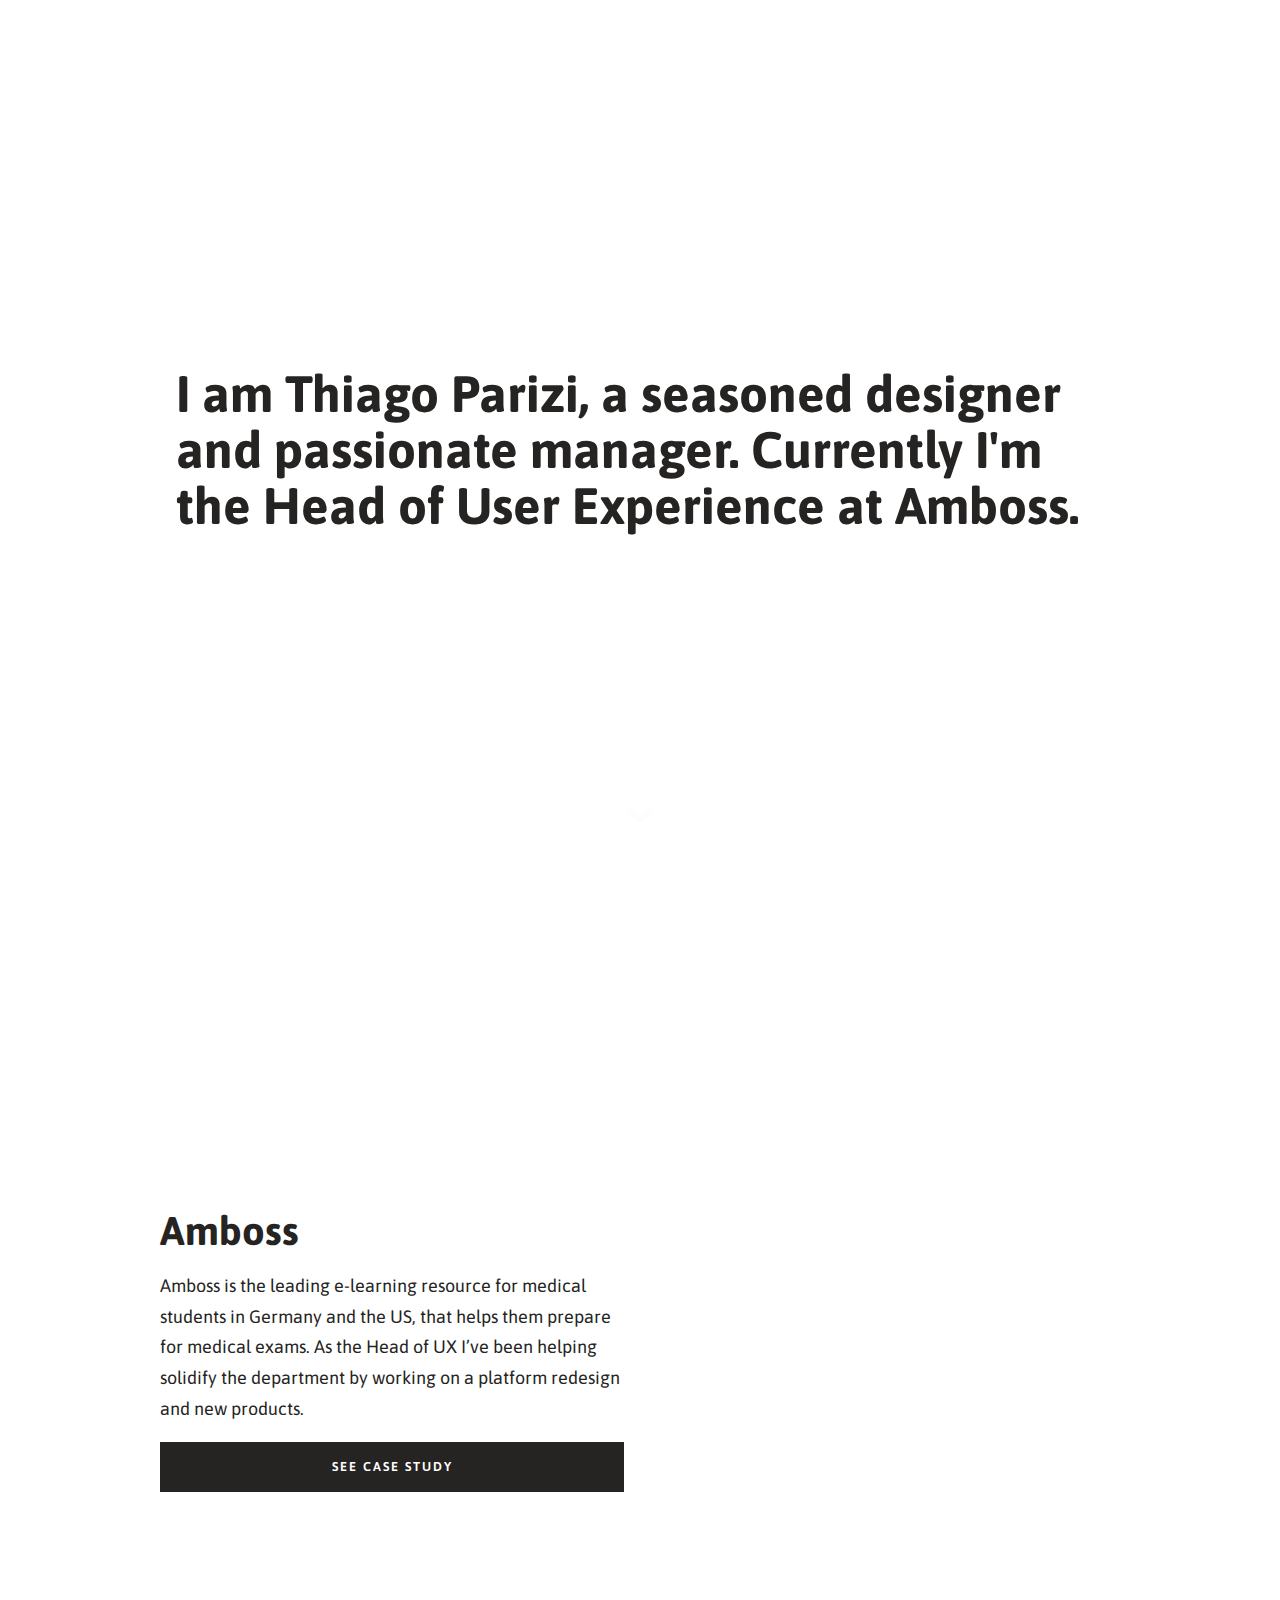
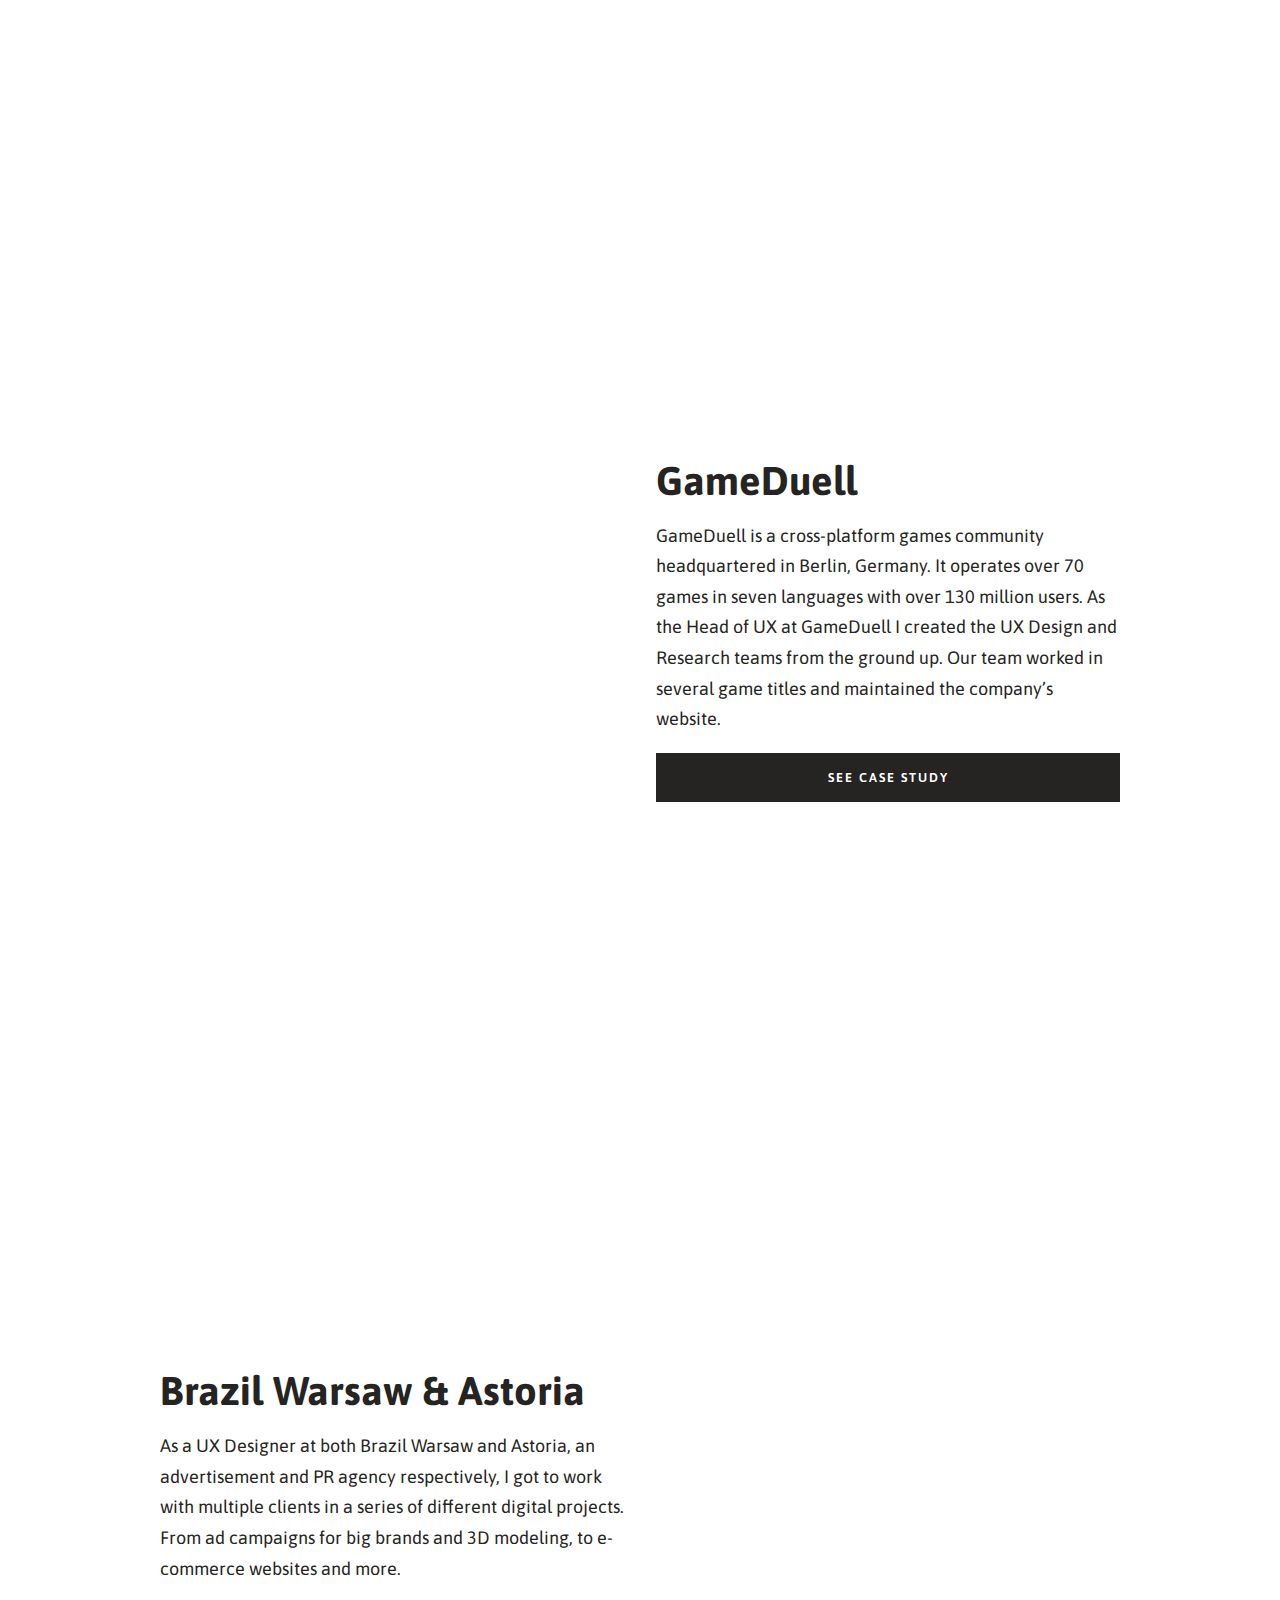
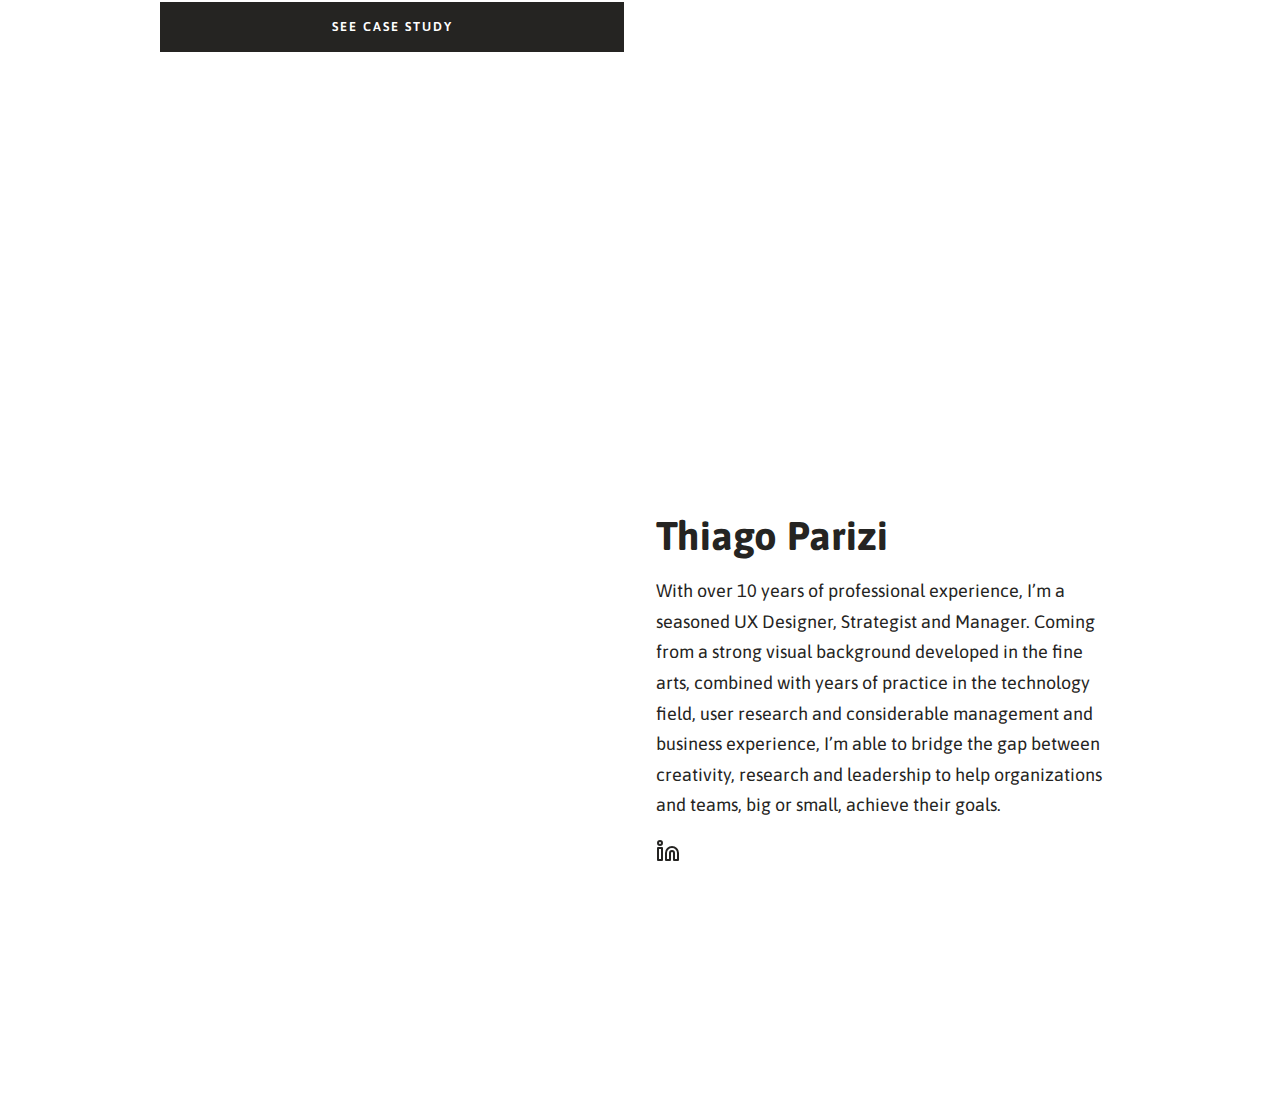
<file: index.html>
<!DOCTYPE html>
<html lang="en">
  <head>
    <meta charset="UTF-8">
    <title>Thiago Parizi - Portofolio</title>
    <meta name="description" content="My template">
    <meta http-equiv="X-UA-Compatible" content="IE=edge">
    <link rel="icon" type="image/x-icon" href="images/favicon.png">
    <meta name="robots" content="index, follow">
    <meta name="viewport" content="width=device-width, initial-scale=1, user-scalable=no">
    <meta name="apple-mobile-web-app-capable" content="yes"/>
    <meta name="apple-mobile-web-app-status-bar-style" content="black"/>
    <meta name="author" content="">
    <!-- <link rel="stylesheet" href="https://cdnjs.cloudflare.com/ajax/libs/animate.css/3.7.2/animate.min.css"> -->
    <link rel="stylesheet" href="css/style.css">
  </head>
  <body>
    <header class="banner full">
      <h1 class="animate-header">I am Thiago Parizi, a seasoned designer and passionate manager. Currently I'm the Head of User Experience at Amboss.</h1>
      <a href="#article-01">
        <svg xmlns="http://www.w3.org/2000/svg" width="24" height="24" viewBox="0 0 24 24" fill="none" stroke="currentColor" stroke-width="2" stroke-linecap="round" stroke-linejoin="round" class="feather feather-chevron-down bounce"><polyline points="6 9 12 15 18 9"></polyline></svg>
        <!-- <i class="fas fa-chevron-down"></i> -->
      </a>
    </header>
    <main>
      <span id="article-01"></span>
      <article class="grid">
        <div class="img img-big col post-url-01"></div>
        <div class="col-invert col">
          <div class="right content-wrap">
            <h2>Amboss</h2>
            <p class="headline">Amboss is the leading e-learning resource for medical students in Germany and the US, that helps them prepare for medical exams. As the Head of UX I’ve been helping solidify the department by working on a platform redesign and new products.</p>
            <a href="article.html" class="primary-button">
              <div class="slide"></div>
              <p>See case study</p>
            </a>
          </div>
        </div>
      </article>
      <span id="article-02"></span>
      <article class="grid">
        <div class="img img-big col post-url-02"></div>
        <div class="col">
          <div class="content-wrap">
            <h2>GameDuell</h2>
            <p class="headline">GameDuell is a cross-platform games community headquartered in Berlin, Germany. It operates over 70 games in seven languages with over 130 million users. As the Head of UX at GameDuell I created the UX Design and Research teams from the ground up. Our team worked in several game titles and maintained the company’s website.</p>
            <a href="grand-gin-rummy-2.html" class="primary-button">
              <div class="slide"></div>
              <p>See case study</p>
            </a>
          </div>
        </div>
      </article>
      <span id="article-03"></span>
      <article class="grid">
        <div class="img img-big col post-url-03"></div>
        <div class="col-invert col">
          <div class="right content-wrap">
            <h2>Brazil Warsaw & Astoria</h2>
            <p class="headline">As a UX Designer at both Brazil Warsaw and Astoria, an advertisement and PR agency respectively, I got to work with multiple clients in a series of different digital projects. From ad campaigns for big brands and 3D modeling, to e-commerce websites and more.</p>
            <a href="belote.html" class="primary-button">
              <div class="slide"></div>
              <p>See case study</p>
            </a>
          </div>
        </div>
      </article>
      <span id="article-04"></span>
      <article class="grid">
        <div class="img img-small col post-url-04"></div>
        <div class="col">
          <div class="content-wrap">
            <h2>Thiago Parizi</h2>
            <p class="headline">With over 10 years of professional experience, I’m a seasoned UX Designer, Strategist and Manager. Coming from a strong visual background developed in the fine arts, combined with years of practice in the technology field, user research and considerable management and business experience, I’m able to bridge the gap between creativity, research and leadership to help organizations and teams, big or small, achieve their goals.</p>
            <a href="https://www.linkedin.com/in/thiago-parizi/" target="_blank"><svg xmlns="http://www.w3.org/2000/svg" width="24" height="24" viewBox="0 0 24 24" fill="none" stroke="currentColor" stroke-width="2" stroke-linecap="round" stroke-linejoin="round" class="feather feather-linkedin"><path d="M16 8a6 6 0 0 1 6 6v7h-4v-7a2 2 0 0 0-2-2 2 2 0 0 0-2 2v7h-4v-7a6 6 0 0 1 6-6z"></path><rect x="2" y="9" width="4" height="12"></rect><circle cx="4" cy="4" r="2"></circle></svg></a>
          </div>
        </div>
      </article>
    </main>
    <script src="js/noframework.waypoints.min.js"></script>
    <script src="js/anime.min.js"></script>
    <script src="js/interact.js"></script>
  </body>
</html>
</file>
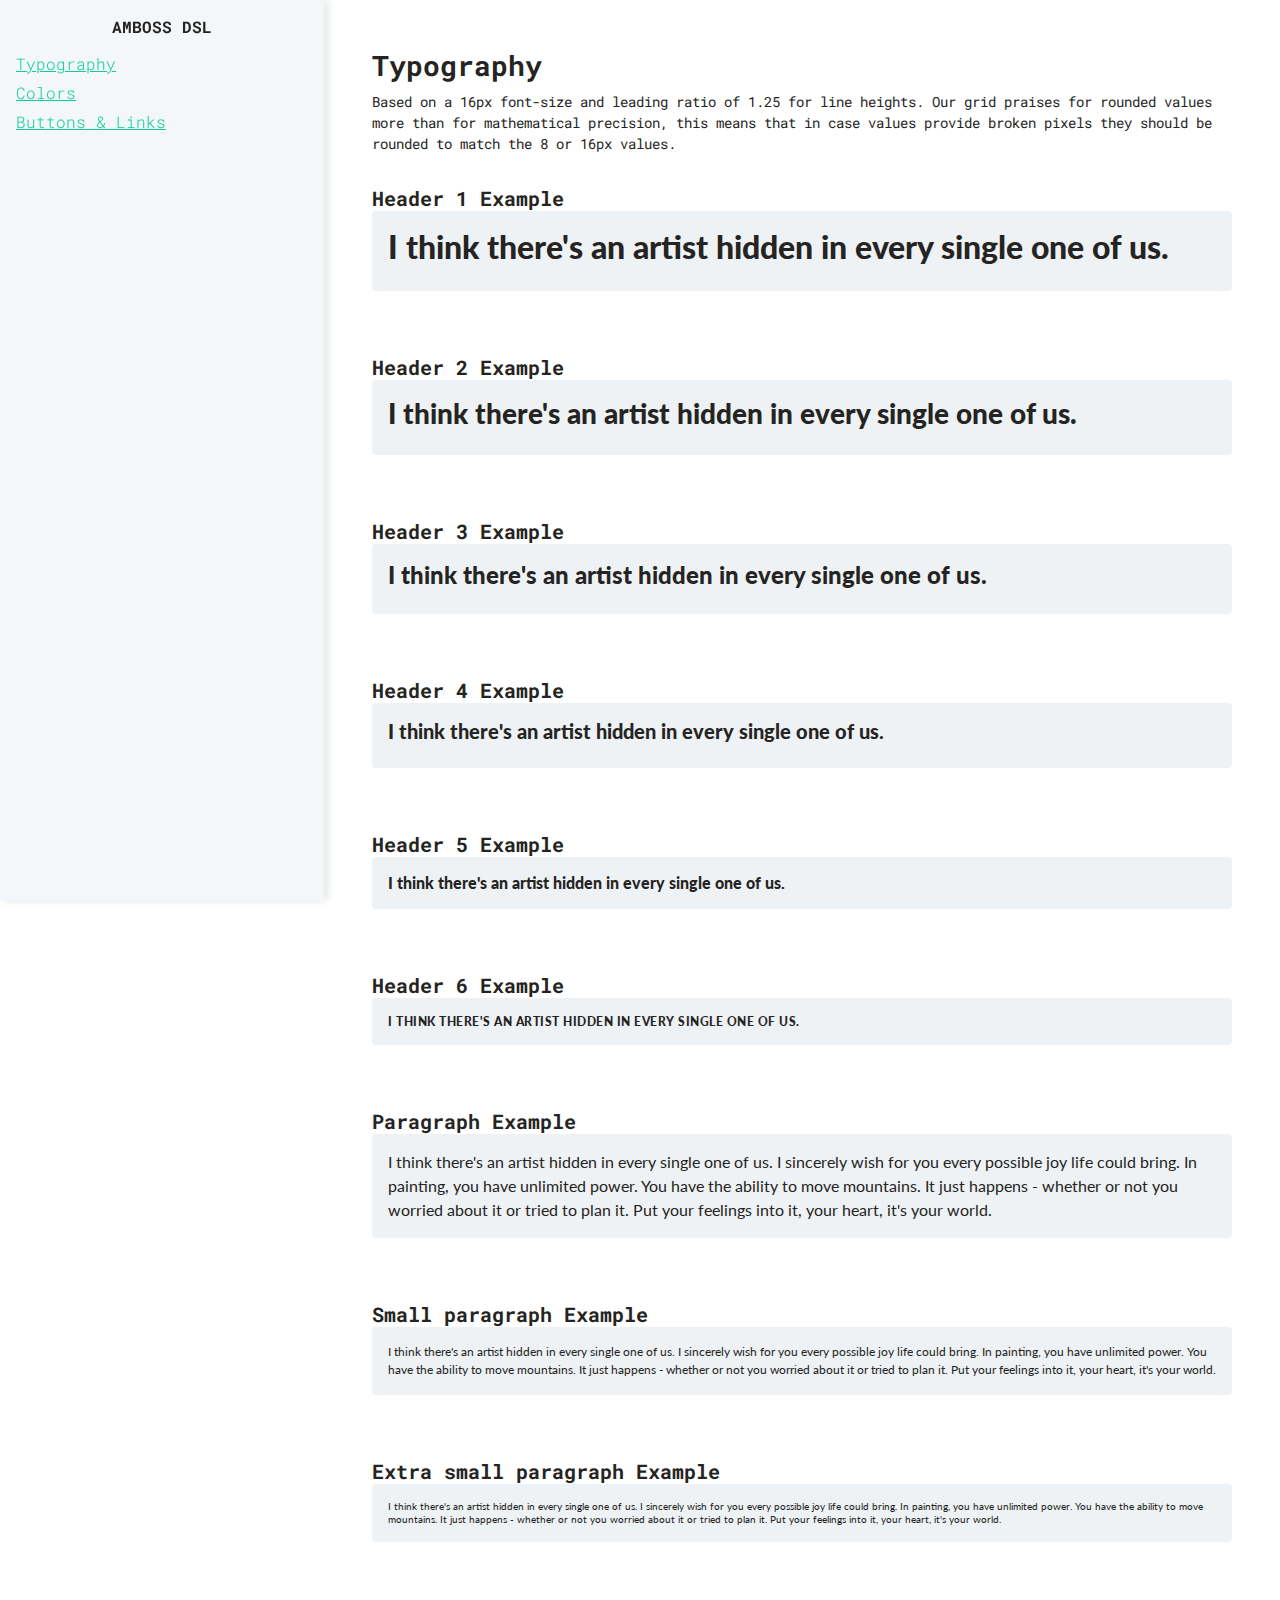
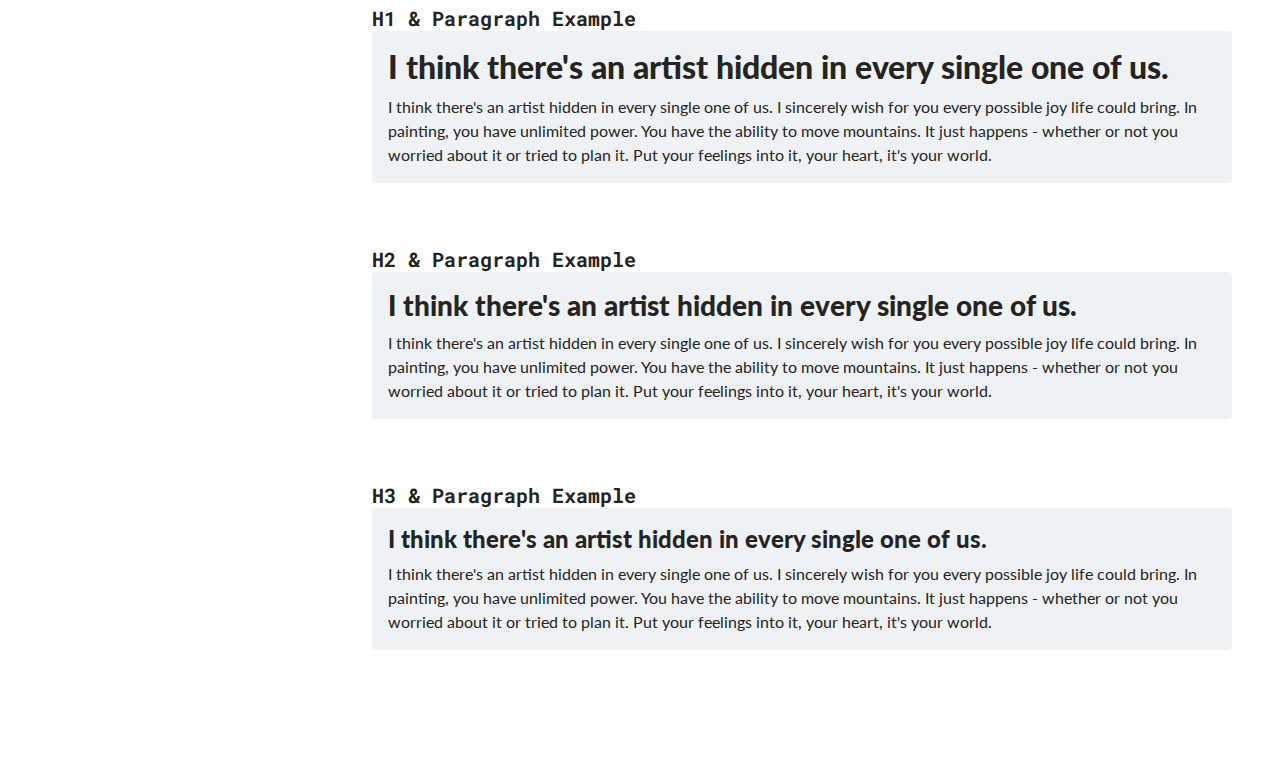
<file: amboss-dsl/index.html>
<!DOCTYPE html>
<html lang="en">
    <head>
        <meta charset="UTF-8">
        <title>Amboss DSL - Home</title>
        <meta name="description" content="Amboss DSL">
        <meta http-equiv="X-UA-Compatible" content="IE=edge">
        <meta name="viewport" content="width=device-width, initial-scale=1.0">
        <meta name="apple-mobile-web-app-capable" content="yes"/>
        <meta name="apple-mobile-web-app-status-bar-style" content="black"/>
        <link href="https://fonts.googleapis.com/css2?family=Lato:wght@400;700;900&family=Roboto+Mono:wght@400;700&display=swap" rel="stylesheet">
        <link href="custom.css" rel="stylesheet">
    </head>
    <body>
        <div class="flex-container">
            <!-- Naviagtion -->
            <div class="side-nav">
                <div class="home-logo">
                    <a href="">Amboss DSL</a>
                </div>
                <nav class="nav">
                    <a href="">Typography</a>
                    <a href="">Colors</a>
                    <a href="">Buttons & Links</a>
                </nav>
            </div>
            <!-- Main content -->
            <main class="content">
                <header class="page-header">
                    <h1>Typography</h1>
                    <p>Based on a 16px font-size and leading ratio of 1.25 for line heights. Our grid praises for rounded values more than for mathematical precision, this means that in case values provide broken pixels they should be rounded to match the 8 or 16px values.</p>
                </header>
                <h3>Header 1 Example</h2>
                <div class="box">
                    <h1 class="h1-header">I think there's an artist hidden in every single one of us.</h1>
                </div>
                <h3>Header 2 Example</h2>
                <div class="box">
                    <h2 class="h2-header">I think there's an artist hidden in every single one of us.</h2>
                </div>
                <h3>Header 3 Example</h2>
                <div class="box">
                    <h3 class="h3-header">I think there's an artist hidden in every single one of us.</h3>
                </div>
                <h3>Header 4 Example</h2>
                <div class="box">
                    <h4 class="h4-header">I think there's an artist hidden in every single one of us.</h4>
                </div>
                <h3>Header 5 Example</h2>
                <div class="box">
                    <h5 class="h5-header">I think there's an artist hidden in every single one of us.</h5>
                </div>
                <h3>Header 6 Example</h3>
                <div class="box">
                    <h6 class="h6-header">I think there's an artist hidden in every single one of us.</h6>
                </div>
                <h3>Paragraph Example</h3>
                <div class="box">
                    <p class="paragraph-text">I think there's an artist hidden in every single one of us. I sincerely wish for you every possible joy life could bring. In painting, you have unlimited power. You have the ability to move mountains. It just happens - whether or not you worried about it or tried to plan it. Put your feelings into it, your heart, it's your world.</p>
                </div>
                <h3>Small paragraph Example</h3>
                <div class="box">
                    <p class="s-paragraph-text">I think there's an artist hidden in every single one of us. I sincerely wish for you every possible joy life could bring. In painting, you have unlimited power. You have the ability to move mountains. It just happens - whether or not you worried about it or tried to plan it. Put your feelings into it, your heart, it's your world.</p>
                </div>
                <h3>Extra small paragraph Example</h3>
                <div class="box">
                    <p class="xs-paragraph-text">I think there's an artist hidden in every single one of us. I sincerely wish for you every possible joy life could bring. In painting, you have unlimited power. You have the ability to move mountains. It just happens - whether or not you worried about it or tried to plan it. Put your feelings into it, your heart, it's your world.</p>
                </div>
                <h3>H1 & Paragraph Example</h3>
                <div class="box">
                    <h1 class="h1-header">I think there's an artist hidden in every single one of us.</h1>
                    <p class="paragraph-text">I think there's an artist hidden in every single one of us. I sincerely wish for you every possible joy life could bring. In painting, you have unlimited power. You have the ability to move mountains. It just happens - whether or not you worried about it or tried to plan it. Put your feelings into it, your heart, it's your world.</p>
                </div>
                <h3>H2 & Paragraph Example</h3>
                <div class="box">
                    <h2 class="h2-header">I think there's an artist hidden in every single one of us.</h2>
                    <p class="paragraph-text">I think there's an artist hidden in every single one of us. I sincerely wish for you every possible joy life could bring. In painting, you have unlimited power. You have the ability to move mountains. It just happens - whether or not you worried about it or tried to plan it. Put your feelings into it, your heart, it's your world.</p>
                </div>
                <h3>H3 & Paragraph Example</h3>
                <div class="box">
                    <h3 class="h3-header">I think there's an artist hidden in every single one of us.</h3>
                    <p class="paragraph-text">I think there's an artist hidden in every single one of us. I sincerely wish for you every possible joy life could bring. In painting, you have unlimited power. You have the ability to move mountains. It just happens - whether or not you worried about it or tried to plan it. Put your feelings into it, your heart, it's your world.</p>
                </div>
            </main>
        </div>
    </body>
</html>
</file>
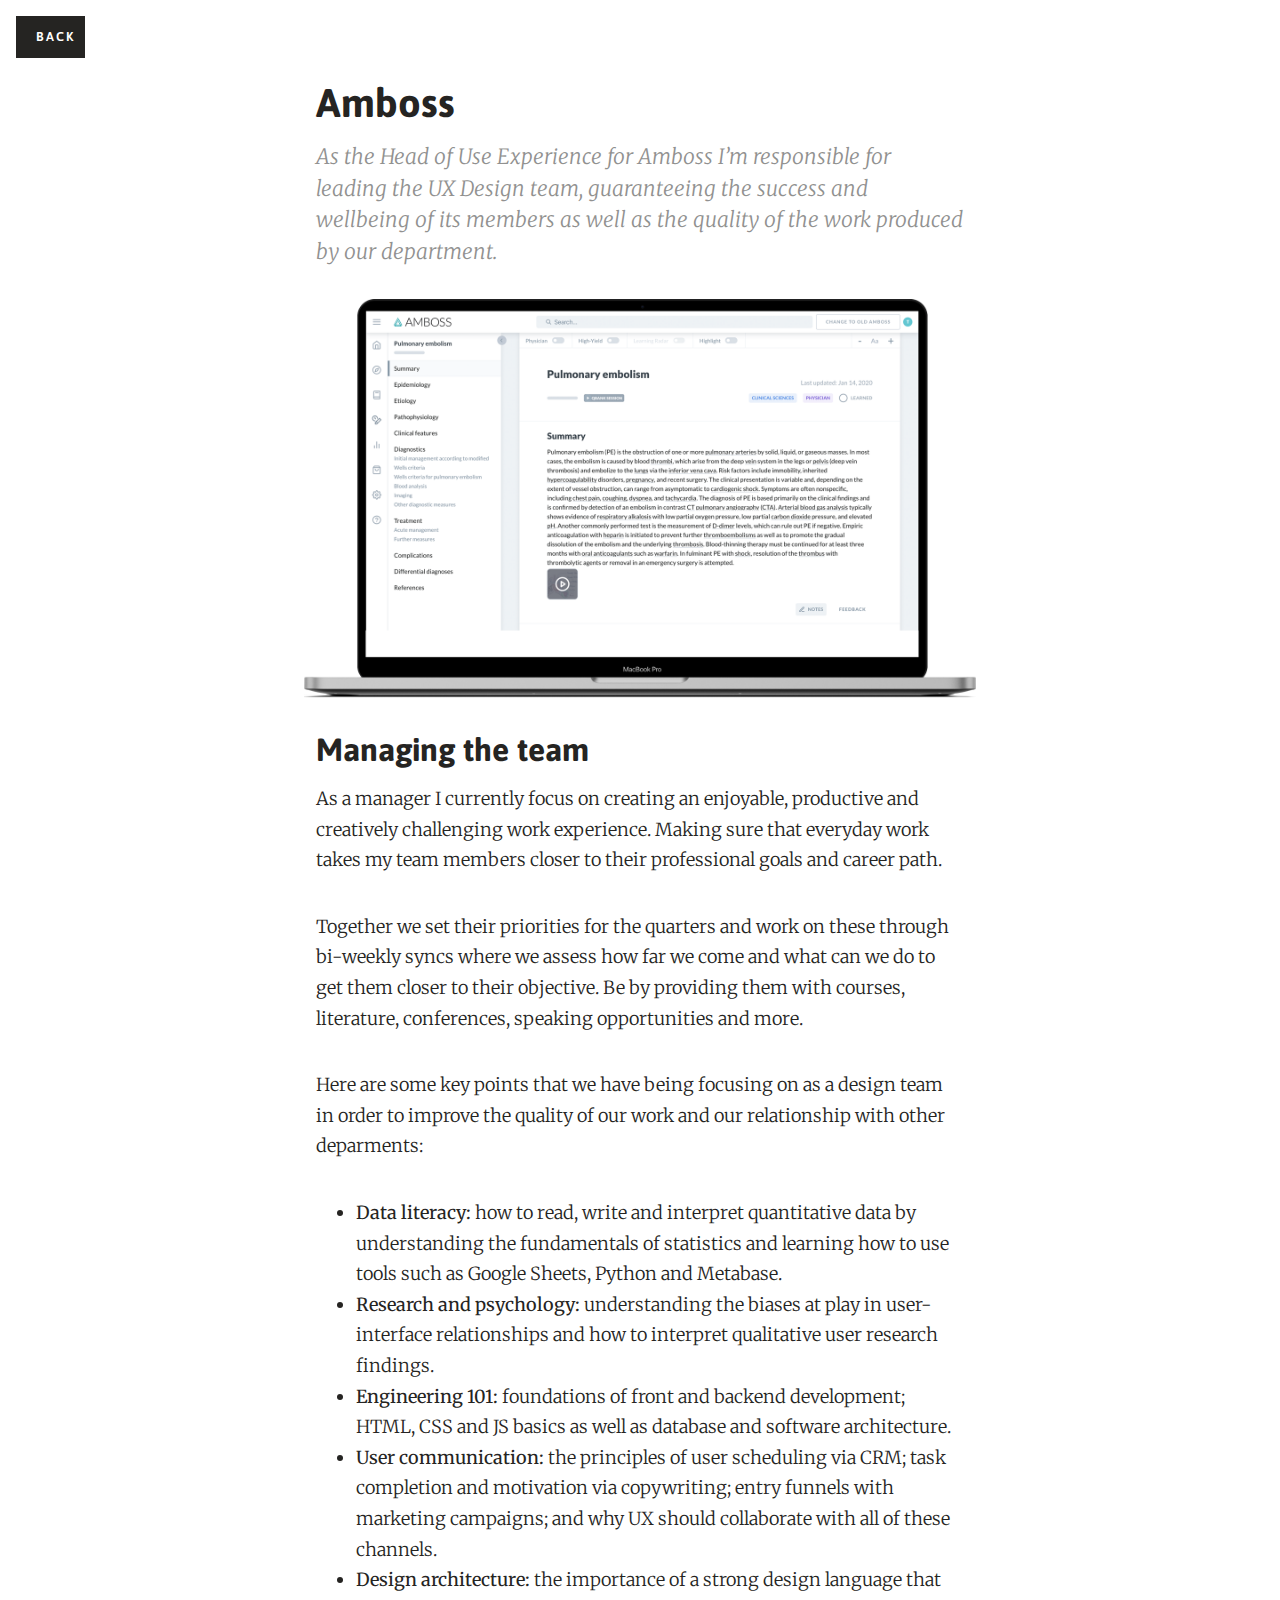
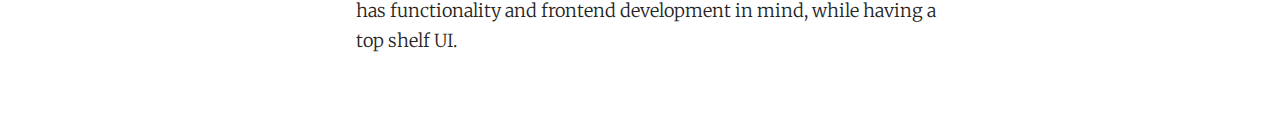
<file: article.html>
<!DOCTYPE html>
<html lang="en">
  <head>
    <meta charset="UTF-8">
    <title>Thiago Parizi - Anki Amboss</title>
    <meta name="description" content="My template">
    <meta http-equiv="X-UA-Compatible" content="IE=edge">
    <link rel="icon" type="image/x-icon" href="images/favicon.png">
    <meta name="robots" content="index, follow">
    <meta name="viewport" content="width=device-width, initial-scale=1, user-scalable=no">
    <meta name="apple-mobile-web-app-capable" content="yes"/>
    <meta name="apple-mobile-web-app-status-bar-style" content="black"/>
    <meta name="author" content="">
    <link rel="stylesheet" href="https://use.fontawesome.com/releases/v5.8.1/css/all.css" integrity="sha384-50oBUHEmvpQ+1lW4y57PTFmhCaXp0ML5d60M1M7uH2+nqUivzIebhndOJK28anvf" crossorigin="anonymous">
    <link href="https://fonts.googleapis.com/css?family=Lato:300,300i,400,400i,700|Playfair+Display:400,400i,800,800i&display=swap" rel="stylesheet">
    <link rel="stylesheet" href="css/style.css">
  </head>
  <body class="opacity">
    <a href="index.html#article-01" class="primary-button back-button">
      <i class="fas fa-arrow-left"></i>
      <p>Back</p>
      <div class="slide"></div>
    </a>
    <main class="article-grid">
      <article class="article">
        <h2>Amboss</h2>
        <blockquote cite="#">As the Head of Use Experience for Amboss I’m responsible for leading the UX Design team, guaranteeing the success and wellbeing of its members as well as the quality of the work produced by our department.</blockquote>
      </article>
      <div class="img img-small post-url-01"></div>
      <article class="article">
        <h3>Managing the team</h3>
        <p>As a manager I currently focus on creating an enjoyable, productive and creatively challenging work experience. Making sure that everyday work takes my team members closer to their professional goals and career path.</p>
        <p>Together we set their priorities for the quarters and work on these through bi-weekly syncs where we assess how far we come and what can we do to get them closer to their objective. Be by providing them with courses, literature, conferences, speaking opportunities and more.</p>
        <p>Here are some key points that we have being focusing on as a design team in order to improve the quality of our work and our relationship with other deparments:</p>
        <ul>
          <li><strong>Data literacy:</strong> how to read, write and interpret quantitative data by understanding the fundamentals of statistics and learning how to use tools such as Google Sheets, Python and Metabase.</li>
          <li><strong>Research and psychology:</strong> understanding the biases at play in user-interface relationships and how to interpret qualitative user research findings.</li>
          <li><strong>Engineering 101:</strong> foundations of front and backend development; HTML, CSS and JS basics as well as database and software architecture.</li>
          <li><strong>User communication:</strong> the principles of user scheduling via CRM; task completion and motivation via copywriting; entry funnels with marketing campaigns; and why UX should collaborate with all of these channels.</li>
          <li><strong>Design architecture:</strong> the importance of a strong design language that has functionality and frontend development in mind, while having a top shelf UI.</li>
        </ul>
      </article>
    </main>
    <script src="js/anime.min.js"></script>
    <script src="js/interact.js"></script>
  </body>
</html>
</file>
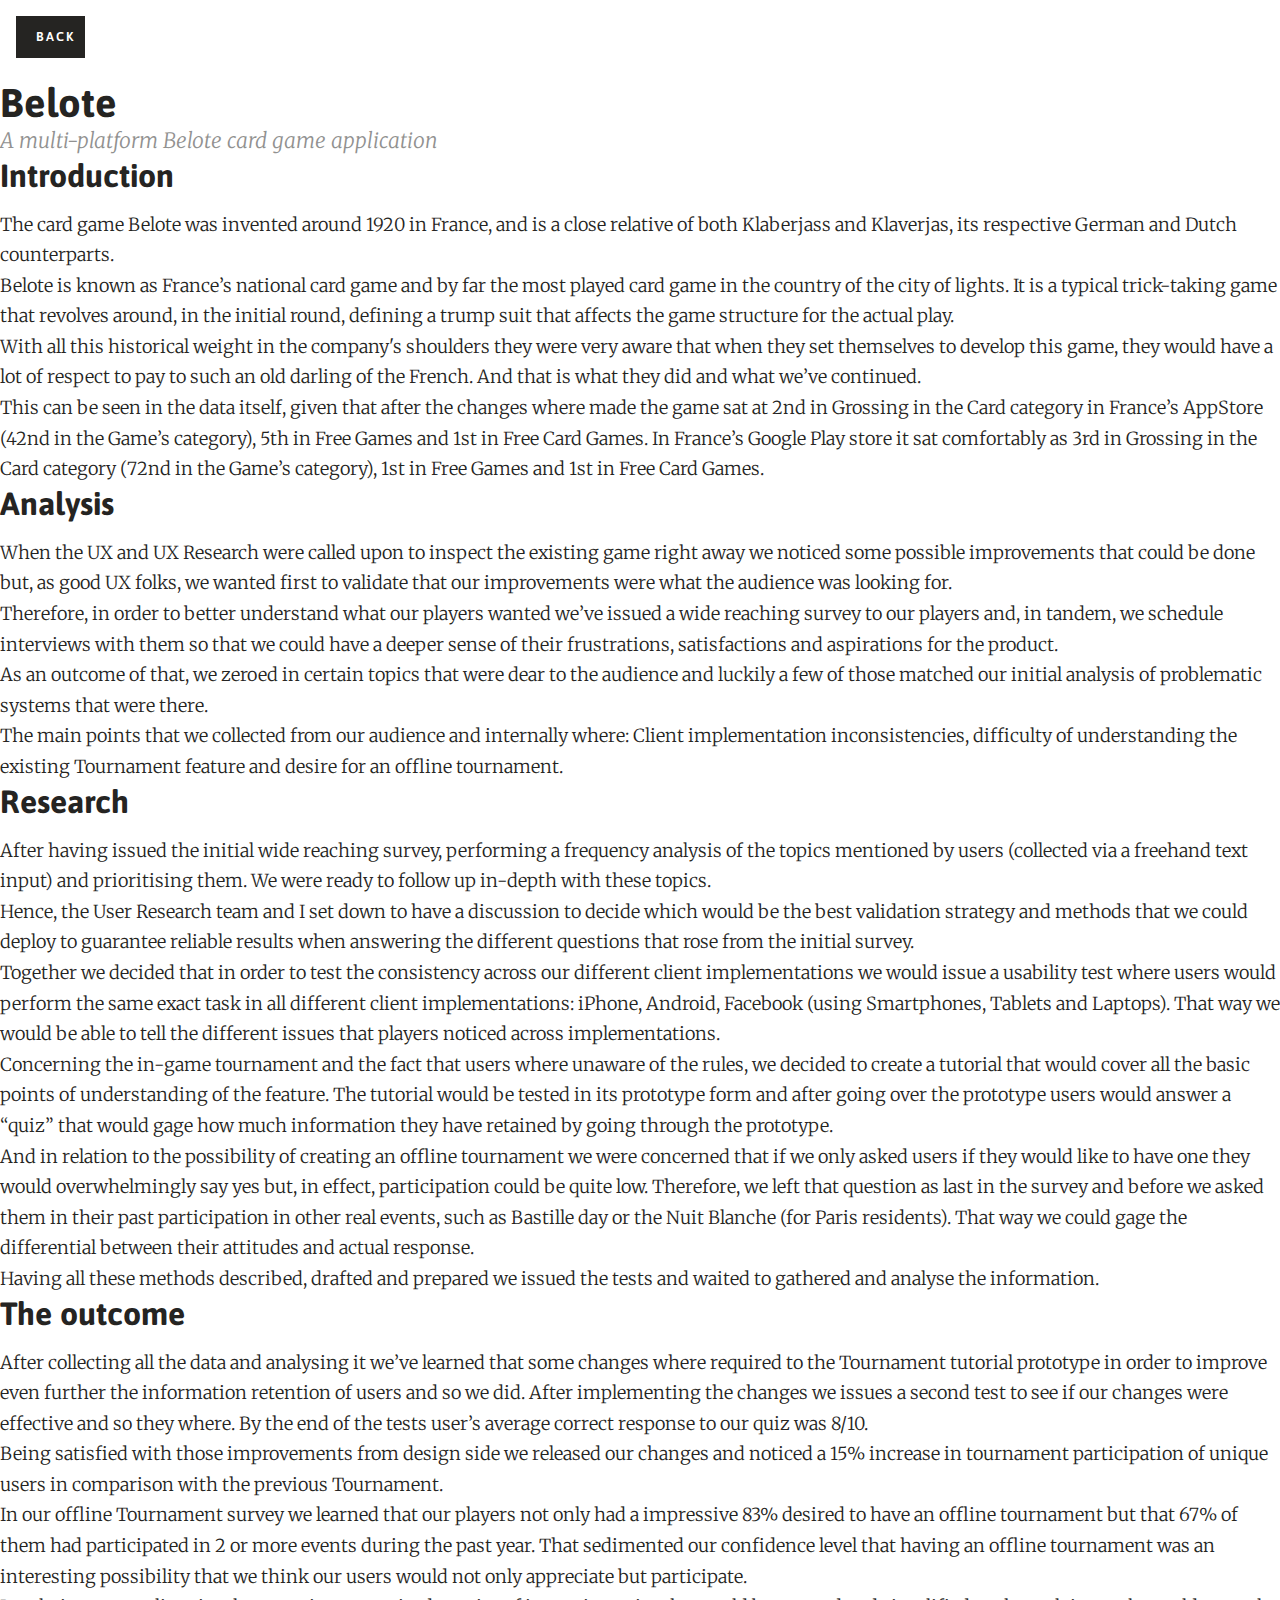
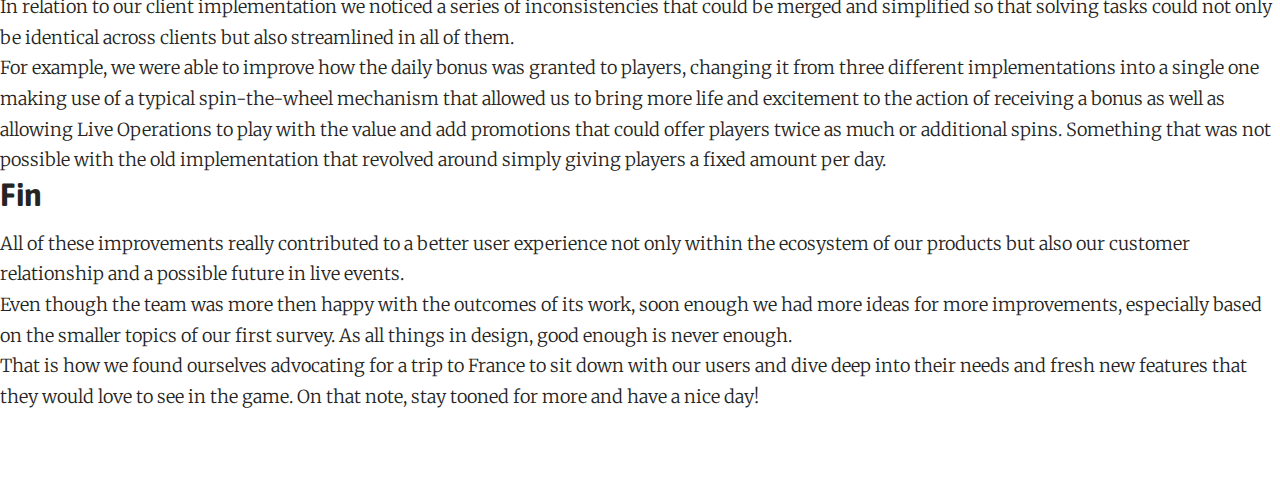
<file: belote.html>
<!DOCTYPE html>
<html lang="en">
  <head>
    <meta charset="UTF-8">
    <title>Thiago Parizi - Belote</title>
    <meta name="description" content="My template">
    <meta http-equiv="X-UA-Compatible" content="IE=edge">
    <link rel="icon" type="image/x-icon" href="images/favicon.png">
    <meta name="robots" content="index, follow">
    <meta name="viewport" content="width=device-width, initial-scale=1, user-scalable=no">
    <meta name="apple-mobile-web-app-capable" content="yes"/>
    <meta name="apple-mobile-web-app-status-bar-style" content="black"/>
    <meta name="author" content="">
    <link rel="stylesheet" href="https://use.fontawesome.com/releases/v5.8.1/css/all.css" integrity="sha384-50oBUHEmvpQ+1lW4y57PTFmhCaXp0ML5d60M1M7uH2+nqUivzIebhndOJK28anvf" crossorigin="anonymous">
    <link href="https://fonts.googleapis.com/css?family=Lato:300,300i,400,400i,700|Playfair+Display:400,400i,800,800i&display=swap" rel="stylesheet">
    <link rel="stylesheet" href="css/style.css">
  </head>
  <body class="opacity">
    <a href="index.html#article-03" class="primary-button back-button">
      <i class="fas fa-arrow-left"></i>
      <p>Back</p>
      <div class="slide"></div>
    </a>
    <main class="grid small-grid">
      <article class="article">
        <div class="article-content">
          <h2>Belote</h2>
          <blockquote cite="http://">A multi-platform Belote card game application</blockquote>
          <h3>Introduction</h3>
          <p>The card game Belote was invented around 1920 in France, and is a close relative of both Klaberjass and Klaverjas, its respective German and Dutch counterparts.</p>
          <p>Belote is known as France’s national card game and by far the most played card game in the country of the city of lights. It is a typical trick-taking game that revolves around, in the initial round, defining a trump suit that affects the game structure for the actual play.</p>
          <p>With all this historical weight in the company's shoulders they were very aware that when they set themselves to develop this game, they would have a lot of respect to pay to such an old darling of the French. And that is what they did and what we’ve continued.</p>
          <p>This can be seen in the data itself, given that after the changes where made the game sat at 2nd in Grossing in the Card category in France’s AppStore (42nd in the Game’s category), 5th in Free Games and 1st in Free Card Games. In France’s Google Play store it sat comfortably as 3rd in Grossing in the Card category (72nd in the Game’s category), 1st in Free Games and 1st in Free Card Games.</p>
          <h3>Analysis</h3>
          <p>When the UX and UX Research were called upon to inspect the existing game right away we noticed some possible improvements that could be done but, as good UX folks, we wanted first to validate that our improvements were what the audience was looking for.</p>
          <p>Therefore, in order to better understand what our players wanted we’ve issued a wide reaching survey to our players and, in tandem, we schedule interviews with them so that we could have a deeper sense of their frustrations, satisfactions and aspirations for the product.</p>
          <p>As an outcome of that, we zeroed in certain topics that were dear to the audience and luckily a few of those matched our initial analysis of problematic systems that were there.</p>
          <p>The main points that we collected from our audience and internally where: Client implementation inconsistencies, difficulty of understanding the existing Tournament feature and desire for an offline tournament.</p>
          <h3>Research</h3>
          <p>After having issued the initial wide reaching survey, performing a frequency analysis of the topics mentioned by users (collected via a freehand text input) and prioritising them. We were ready to follow up in-depth with these topics.</p>
          <p>Hence, the User Research team and I set down to have a discussion to decide which would be the best validation strategy and methods that we could deploy to guarantee reliable results when answering the different questions that rose from the initial survey.</p>
          <p>Together we decided that in order to test the consistency across our different client implementations we would issue a usability test where users would perform the same exact task in all different client implementations: iPhone, Android, Facebook (using Smartphones, Tablets and Laptops). That way we would be able to tell the different issues that players noticed across implementations.</p>
          <p>Concerning the in-game tournament and the fact that users where unaware of the rules, we decided to create a tutorial that would cover all the basic points of understanding of the feature. The tutorial would be tested in its prototype form and after going over the prototype users would answer a “quiz” that would gage how much information they have retained by going through the prototype.</p>
          <p>And in relation to the possibility of creating an offline tournament we were concerned that if we only asked users if they would like to have one they would overwhelmingly say yes but, in effect, participation could be quite low. Therefore, we left that question as last in the survey and before we asked them in their past participation in other real events, such as Bastille day or the Nuit Blanche (for Paris residents). That way we could gage the differential between their attitudes and actual response.</p>
          <p>Having all these methods described, drafted and prepared we issued the tests and waited to gathered and analyse the information.</p>
          <h3>The outcome</h3>
          <p>After collecting all the data and analysing it we’ve learned that some changes where required to the Tournament tutorial prototype in order to improve even further the information retention of users and so we did. After implementing the changes we issues a second test to see if our changes were effective and so they where. By the end of the tests user’s average correct response to our quiz was 8/10.</p>
          <p>Being satisfied with those improvements from design side we released our changes and noticed a 15% increase in tournament participation of unique users in comparison with the previous Tournament.</p>
          <p>In our offline Tournament survey we learned that our players not only had a impressive 83% desired to have an offline tournament but that 67% of them had participated in 2 or more events during the past year. That sedimented our confidence level that having an offline tournament was an interesting possibility that we think our users would not only appreciate but participate.</p>
          <p>In relation to our client implementation we noticed a series of inconsistencies that could be merged and simplified so that solving tasks could not only be identical across clients but also streamlined in all of them.</p>
          <p>For example, we were able to improve how the daily bonus was granted to players, changing it from three different implementations into a single one making use of a typical  spin-the-wheel mechanism that allowed us to bring more life and excitement to the action of receiving a bonus as well as allowing Live Operations to play with the value and add promotions that could offer players twice as much or additional spins. Something that was not possible with the old implementation that revolved around simply giving players a fixed amount per day.</p>
          <h3>Fin</h3>
          <p>All of these improvements really contributed to a better user experience not only within the ecosystem of our products but also our customer relationship and a possible future in live events.</p>
          <p>Even though the team was more then happy with the outcomes of its work, soon enough we had more ideas for more improvements, especially based on the smaller topics of our first survey. As all things in design, good enough is never enough.</p>
          <p>That is how we found ourselves advocating for a trip to France to sit down with our users and dive deep into their needs and fresh new features that they would love to see in the game. On that note, stay tooned for more and have a nice day!</p>
        </div>
      </article>
    </main>
    <script src="js/anime.min.js"></script>
    <script src="js/interact.js"></script>
  </body>
</html>
</file>
<file: css/style.css>
@import url("https://fonts.googleapis.com/css2?family=Asap:wght@400;600;700&family=Merriweather:ital,wght@0,300;0,700;1,300&display=swap");
*, ::after, ::before {
  box-sizing: border-box;
  -webkit-tap-highlight-color: transparent;
}

::selection {
  color: #FFFFFF;
  background-color: #252422;
}

html {
  scroll-behavior: smooth;
}

body {
  margin: 0;
  font-size: 16px;
  font-family: "Merriweather", serif;
  font-weight: 300;
  color: #252422;
  background-color: #FFFFFF;
}

h1, h2, h3, p {
  margin: 0;
  text-align: left;
}

h1 {
  font-size: 3.2em;
  font-family: "Asap", sans-serif;
  font-weight: 700;
  line-height: 1.1;
}

h2 {
  font-size: 2.5em;
  font-family: "Asap", sans-serif;
  font-weight: 700;
}

h3 {
  font-size: 2em;
  font-family: "Asap", sans-serif;
  font-weight: 700;
  margin-bottom: 0.5em;
}

p, ul {
  font-size: 1.125em;
  font-family: "Merriweather", serif;
  font-weight: 300;
  line-height: 1.7;
}

p.headline {
  margin: 1em 0;
  font-size: 1.125em;
  font-family: "Asap", sans-serif;
  font-weight: 400;
  line-height: 1.7;
}

a {
  color: #252422;
  transition: color 150ms ease-out;
}
a:hover, a:active {
  color: #919190;
}

blockquote {
  margin: 0;
  font-size: 1.313em;
  font-family: "Merriweather", serif;
  font-weight: 300;
  font-style: italic;
  line-height: 1.5;
  color: #919190;
}

.feather-chevron-down {
  position: absolute;
  bottom: 4em;
  height: 2.5em;
  width: 2.5em;
  fill: #FFFFFF;
}

.primary-button {
  position: relative;
  display: inline-flex;
  justify-content: center;
  width: 100%;
  border: 2px solid #252422;
  padding: 0.75em 0;
  color: #FFFFFF;
  background-color: #252422;
  text-decoration: none;
  overflow: hidden;
  cursor: pointer;
}
.primary-button p {
  position: relative;
  color: #FFFFFF;
  font-family: "Asap", sans-serif;
  font-weight: 600;
  font-size: 0.8em;
  letter-spacing: 2px;
  text-transform: uppercase;
  transition: all 300ms ease-Out;
}
.primary-button:hover .slide {
  left: 0;
}
.primary-button:hover p {
  color: #252422;
}

.slide {
  width: 100%;
  height: 100%;
  left: -100%;
  background-color: #FFFFFF;
  position: absolute;
  transition: all 300ms ease-Out;
  bottom: 0;
}

.back-button {
  position: fixed;
  z-index: 99;
  top: 1em;
  bottom: auto;
  width: auto;
  align-items: center;
  margin: 0 0 0 1em;
  padding: 0.5em;
}
.back-button p {
  z-index: 99;
  float: right;
  margin-left: 0.75em;
}
.back-button .fa-arrow-left {
  z-index: 99;
}
.back-button:hover .slide {
  z-index: 0;
  left: 0;
}
.back-button:hover p {
  color: #252422;
}
.back-button:hover .fa-arrow-left {
  color: #252422;
}

.banner {
  display: flex;
  align-items: center;
  justify-content: center;
  width: 100%;
}

.full {
  margin: 0 auto;
  padding: 1em;
  height: 100vh;
  max-width: 960px;
}

.half {
  opacity: 0%;
  height: 50vh;
}

.banner a {
  display: contents;
}

.grid {
  display: flex;
  justify-content: space-between;
  align-items: center;
  margin: 80px auto;
  overflow-y: hidden;
}
.grid:first-child {
  margin: 160px auto 80px auto;
}
.grid:last-child {
  margin: 80px auto 160px auto;
}
.grid .col {
  width: calc(50% - 16px);
}

.col-invert {
  order: -1;
}

.content-wrap {
  display: block;
  max-width: 464px;
  margin: 0 1em 0 0;
}
.content-wrap.right {
  float: right;
  margin: 0 0 0 1em;
}

#article-01,
#article-02,
#article-03,
#article-04 {
  display: inline-block;
}

.article-grid {
  max-width: 680px;
  margin: 80px auto;
}
.article-grid .article {
  margin: 2em 1em;
}
.article-grid h2 {
  margin-bottom: 0.4em;
}
.article-grid p {
  margin-bottom: 2em;
}
.article-grid p:last-child {
  margin-bottom: 0;
}

.img {
  background-color: #FFFFFF;
  background-repeat: no-repeat;
  background-size: auto 100%;
}
.img.img-big {
  height: 700px;
}
.img.img-small {
  height: 400px;
  background-position: 50% 50%;
}
.img.post-url-04 {
  height: 500px;
  background-position: top right;
}
.img.post-url-02 {
  background-position: top right;
}

.thumbnail {
  width: 100%;
  cursor: zoom-in;
  transition: transform 100ms ease-out;
}
.thumbnail:hover {
  transform: scale(1.025);
}

.lightbox {
  position: fixed;
  z-index: 99;
  top: 0;
  left: 0;
  display: none;
  width: 100vw;
  height: 100vh;
  text-align: center;
  background: rgba(0, 0, 0, 0.8);
  cursor: zoom-out;
}
.lightbox .image {
  width: 75%;
  padding: 4em;
  background-color: #FFFFFF;
}

.lightbox:target {
  outline: none;
  display: flex;
  justify-content: center;
  align-items: center;
  overflow-y: hidden;
}

.post-url-01 {
  background-image: url(/images/001_Amboss.png);
}

.post-url-02 {
  background-image: url(/images/002_Neverdale-GGR.png);
}

.post-url-03 {
  background-image: url(/images/003_Brazil_Astoria.png);
}

.post-url-04 {
  background-image: url(/images/000_Polaroid_v2.png);
}
@keyframes bounce {
  from, 20%, 53%, 80%, to {
    animation-timing-function: cubic-bezier(0.215, 0.61, 0.355, 1);
    transform: translate3d(0, 0, 0);
  }
  40%, 43% {
    animation-timing-function: cubic-bezier(0.755, 0.05, 0.855, 0.06);
    transform: translate3d(0, -10px, 0);
  }
  70% {
    animation-timing-function: cubic-bezier(0.755, 0.05, 0.855, 0.06);
    transform: translate3d(0, -5px, 0);
  }
  75% {
    transform: translate3d(0, -2px, 0);
  }
}
.bounce {
  animation-name: bounce;
  transform-origin: center bottom;
  animation-duration: 2500ms;
  animation-fill-mode: both;
  animation-iteration-count: infinite;
  animation-delay: 2s;
}

@media (max-width: 569px) {
  h1 {
    font-size: 2em;
  }

  .back-button {
    top: auto;
    bottom: 1em;
  }

  .grid {
    display: block;
  }
  .grid .col {
    width: 100%;
  }

  .content-wrap {
    display: block;
    max-width: 100%;
    margin: 2em 1em 0 1em;
  }
  .content-wrap.right {
    float: none;
    margin: 2em 1em 0 1em;
  }

  .img-big {
    height: 400px;
  }

  .img.img-big {
    height: 400px;
  }
  .img.post-url-02, .img.post-url-04 {
    background-position: center center;
  }
}
</file>
<file: amboss-dsl/custom.css>
*, ::after, ::before {
  box-sizing: border-box;
  -webkit-tap-highlight-color: transparent;
}

::selection {
  color: #FFFFFF;
  background-color: #252422;
}

html {
  scroll-behavior: smooth;
}

body {
  margin: 0;
  font-size: 16px;
  font-family: "Roboto Mono", monospace;
  font-weight: 300;
  color: #252422;
  background-color: #FFFFFF;
}

h1, h2, h3, h4, h5, h6, p, a {
  margin: 0;
  text-align: left;
}

h1 {
  font-family: "Roboto Mono", monospace;
  font-style: normal;
  font-weight: 700;
  font-size: 28px;
  line-height: 35px;
}

h2 {
  font-family: "Roboto Mono", monospace;
  font-style: normal;
  font-weight: 700;
  font-size: 24px;
  line-height: 30px;
}

h3 {
  font-family: "Roboto Mono", monospace;
  font-style: normal;
  font-weight: 700;
  font-size: 20px;
  line-height: 25px;
}

p, ul {
  font-family: "Roboto Mono", monospace;
  font-weight: 400;
  font-size: 14px;
  line-height: 21px;
  margin: 0;
}

p.headline {
  font-family: "Roboto Mono", monospace;
  font-size: 16px;
  line-height: 24px;
}

a {
  color: #0ECD9A;
  transition: color 150ms ease-out;
}
a:hover, a:active {
  color: #0CA87F;
}

.flex-container {
  display: flex;
  flex-direction: row;
}

.side-nav {
  position: fixed;
  display: flex;
  flex-direction: column;
  align-items: center;
  min-height: 100vh;
  width: 324px;
  color: #252422;
  background-color: #F4F7F9;
  box-shadow: 3px 0px 12px 0px rgba(61, 74, 84, 0.06), 3px 0px 8px 0px rgba(61, 74, 84, 0.1);
}

.home-logo {
  padding: 16px;
}
.home-logo a {
  font-weight: 700;
  color: #252422;
  text-decoration: none;
  text-transform: uppercase;
}

.nav {
  width: 100%;
}
.nav a {
  display: block;
  margin: 0 16px 8px 16px;
}

.content {
  margin: 48px 48px 48px 372px;
}
.content h2 {
  margin-bottom: 8px;
}

.page-header {
  margin: 0 0 32px 0;
}
.page-header h1 {
  margin-bottom: 8px;
}

hr {
  border: 0;
  height: 1px;
  background: #252422;
}

.box {
  margin-bottom: 64px;
  padding: 16px;
  border-radius: 4px;
  background-color: #EEF2F5;
}

pre {
  white-space: pre-wrap;
  white-space: -moz-pre-wrap;
  white-space: -o-pre-wrap;
  word-wrap: break-word;
}

h1.h1-header {
  font-family: "Lato", sans-serif;
  font-style: normal;
  font-weight: 900;
  font-size: 32px;
  line-height: 40px;
  margin-bottom: 8px;
}

h2.h2-header {
  font-family: "Lato", sans-serif;
  font-style: normal;
  font-weight: 900;
  font-size: 28px;
  line-height: 35px;
  margin-bottom: 8px;
}

h3.h3-header {
  font-family: "Lato", sans-serif;
  font-style: normal;
  font-weight: 900;
  font-size: 24px;
  line-height: 30px;
  margin-bottom: 8px;
}

h4.h4-header {
  font-family: "Lato", sans-serif;
  font-style: normal;
  font-weight: 900;
  font-size: 20px;
  line-height: 25px;
  margin-bottom: 8px;
}

h5.h5-header {
  font-family: "Lato", sans-serif;
  font-style: normal;
  font-weight: 900;
  font-size: 16px;
  line-height: 20px;
}

h6.h6-header {
  font-family: "Lato", sans-serif;
  font-style: normal;
  font-weight: 900;
  font-size: 12px;
  line-height: 15px;
  letter-spacing: 0.5px;
  text-transform: uppercase;
}

p.paragraph-text {
  font-family: "Lato", sans-serif;
  font-style: normal;
  font-weight: 400;
  font-size: 16px;
  line-height: 24px;
  margin: 0;
}

p.s-paragraph-text {
  font-family: "Lato", sans-serif;
  font-style: normal;
  font-weight: 400;
  font-size: 12px;
  line-height: 18px;
  margin: 0;
}

p.xs-paragraph-text {
  font-family: "Lato", sans-serif;
  font-style: normal;
  font-weight: 400;
  font-size: 10px;
  line-height: 13px;
  margin: 0;
}
</file>
